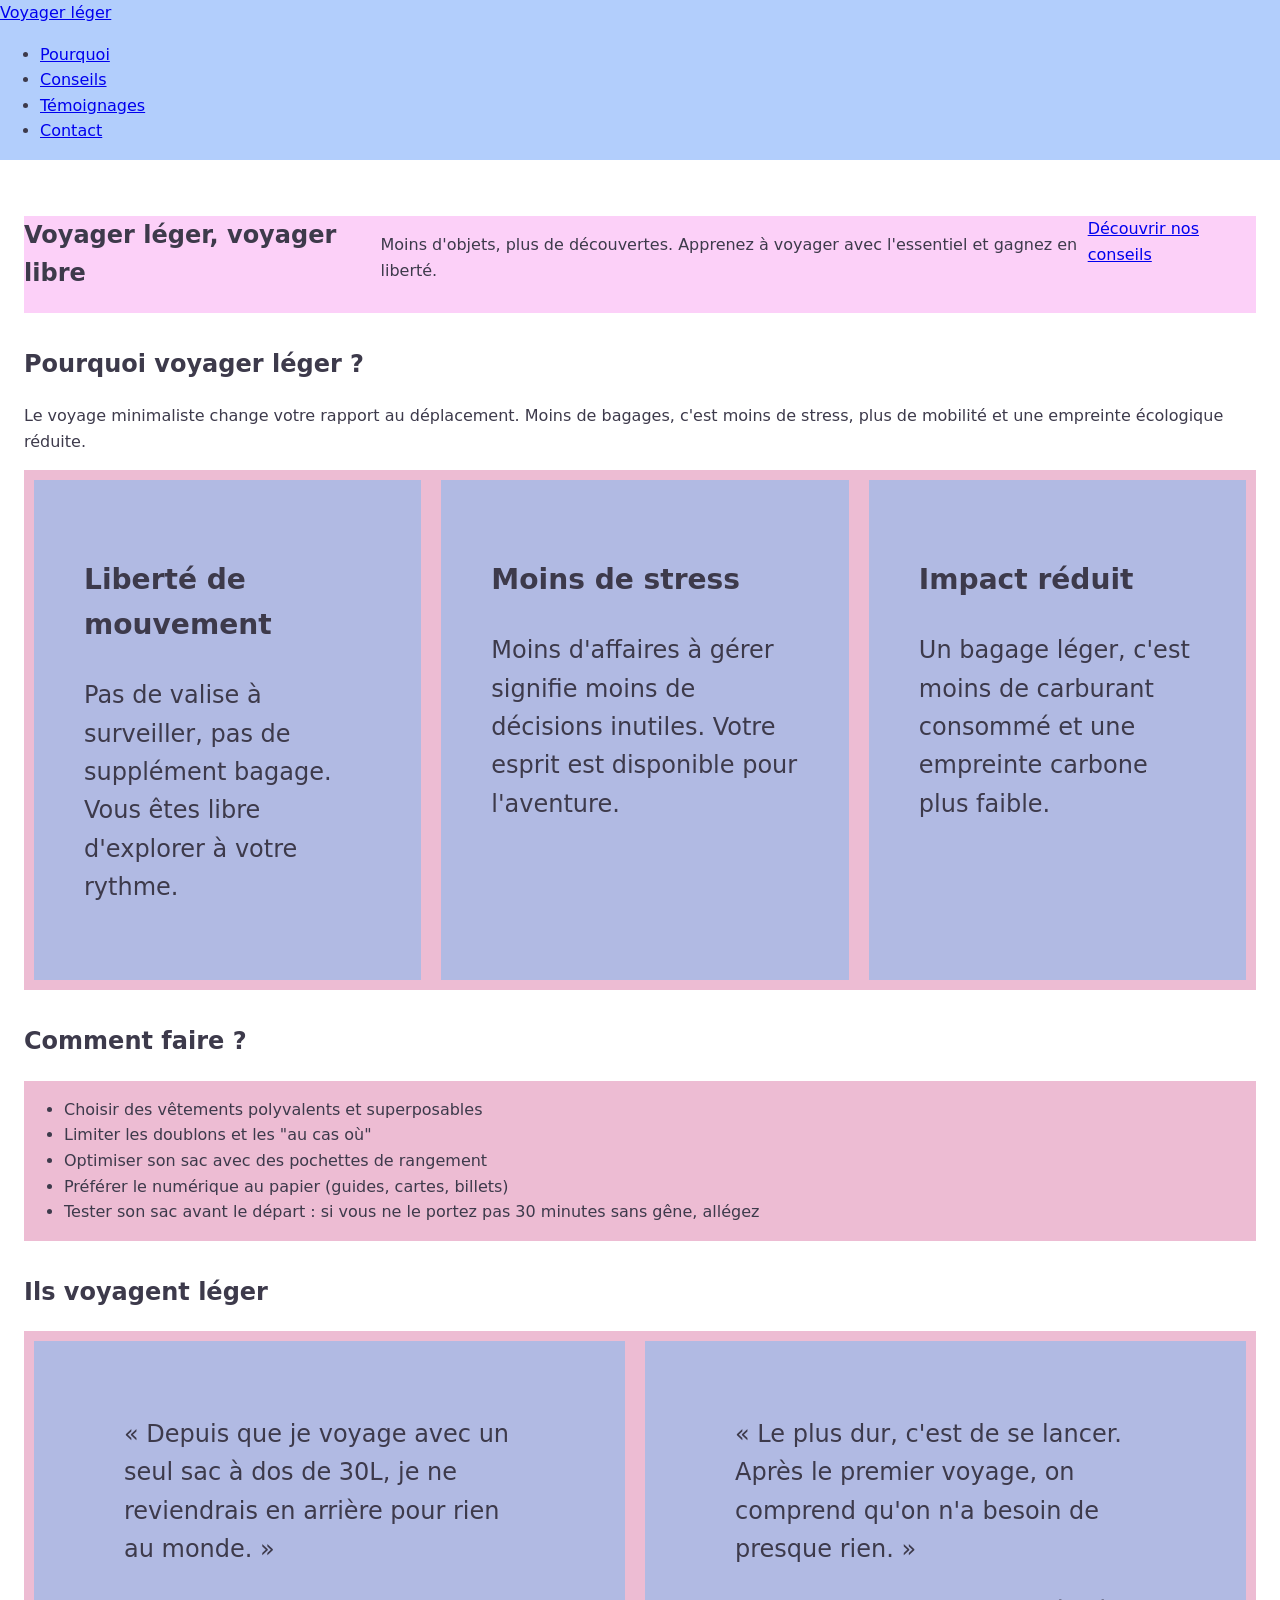
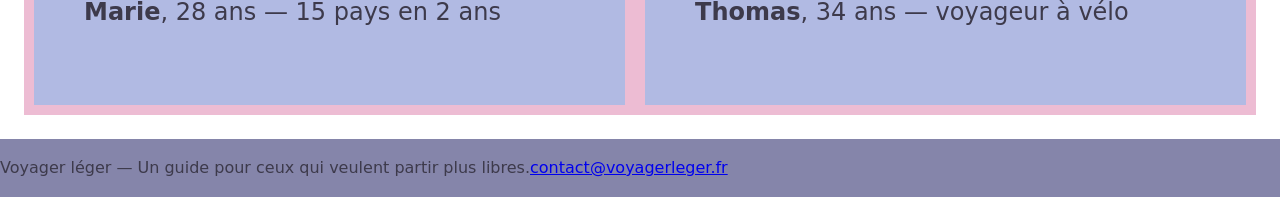
<file: TD2/index.html>
<!DOCTYPE html>
<html lang="fr"><head>
<meta http-equiv="content-type" content="text/html; charset=UTF-8">
  <meta charset="UTF-8">
  <meta name="viewport" content="width=device-width, initial-scale=1.0">
  <title>Voyager léger — Guide du voyage minimaliste</title>
  <link rel="stylesheet" href="style.css">
</head>
<body>

  <header>
    <nav>
      <a href="#" class="logo">Voyager léger</a>
      <ul>
        <li><a href="#pourquoi">Pourquoi</a></li>
        <li><a href="#conseils">Conseils</a></li>
        <li><a href="#temoignages">Témoignages</a></li>
        <li><a href="#contact">Contact</a></li>
      </ul>
    </nav>
  </header>

  <main>

    <section class="hero">
      <h1>Voyager léger, voyager libre</h1>
      <p>Moins d'objets, plus de découvertes. Apprenez à voyager avec l'essentiel et gagnez en liberté.</p>
      <a href="#conseils">Découvrir nos conseils</a>
    </section>

    <section id="pourquoi">
      <h2>Pourquoi voyager léger ?</h2>
      <p>Le voyage minimaliste change votre rapport au déplacement. 
Moins de bagages, c'est moins de stress, plus de mobilité et une 
empreinte écologique réduite.</p>
    
      <div class="container"> <!-- ajout d'un div pour le layout -->
      <article>
        <h3>Liberté de mouvement</h3>
        <p>Pas de valise à surveiller, pas de supplément bagage. Vous êtes libre d'explorer à votre rythme.</p>
      </article>
      <article>
        <h3>Moins de stress</h3>
        <p>Moins d'affaires à gérer signifie moins de décisions inutiles. Votre esprit est disponible pour l'aventure.</p>
      </article>
      <article>
        <h3>Impact réduit</h3>
        <p>Un bagage léger, c'est moins de carburant consommé et une empreinte carbone plus faible.</p>
      </article>
      </div>
    </section>

    <section id="conseils">
      <h2>Comment faire ?</h2>
      <div class="container"> <!-- ajout du div pour le layout -->
      <ul>
        <li>Choisir des vêtements polyvalents et superposables</li>
        <li>Limiter les doublons et les "au cas où"</li>
        <li>Optimiser son sac avec des pochettes de rangement</li>
        <li>Préférer le numérique au papier (guides, cartes, billets)</li>
        <li>Tester son sac avant le départ : si vous ne le portez pas 30 minutes sans gêne, allégez</li>
      </ul>
      </div>
    </section>

    <section id="temoignages">
      <h2>Ils voyagent léger</h2>

      <div class="container"> <!-- ajout du div pour le layout -->
      <article>
        <blockquote>
          <p>« Depuis que je voyage avec un seul sac à dos de 30L, je ne reviendrais en arrière pour rien au monde. »</p>
        </blockquote>
        <p><strong>Marie</strong>, 28 ans — 15 pays en 2 ans</p>
      </article>

      <article>
        <blockquote>
          <p>« Le plus dur, c'est de se lancer. Après le premier voyage, on comprend qu'on n'a besoin de presque rien. »</p>
        </blockquote>
        <p><strong>Thomas</strong>, 34 ans — voyageur à vélo</p>
      </article>
      </div>
    </section>

  </main>

  <footer id="contact">
    <p>Voyager léger — Un guide pour ceux qui veulent partir plus libres.</p>
    <p><a href="mailto:contact@voyagerleger.fr">contact@voyagerleger.fr</a></p>
  </footer>



</body></html>
</file>
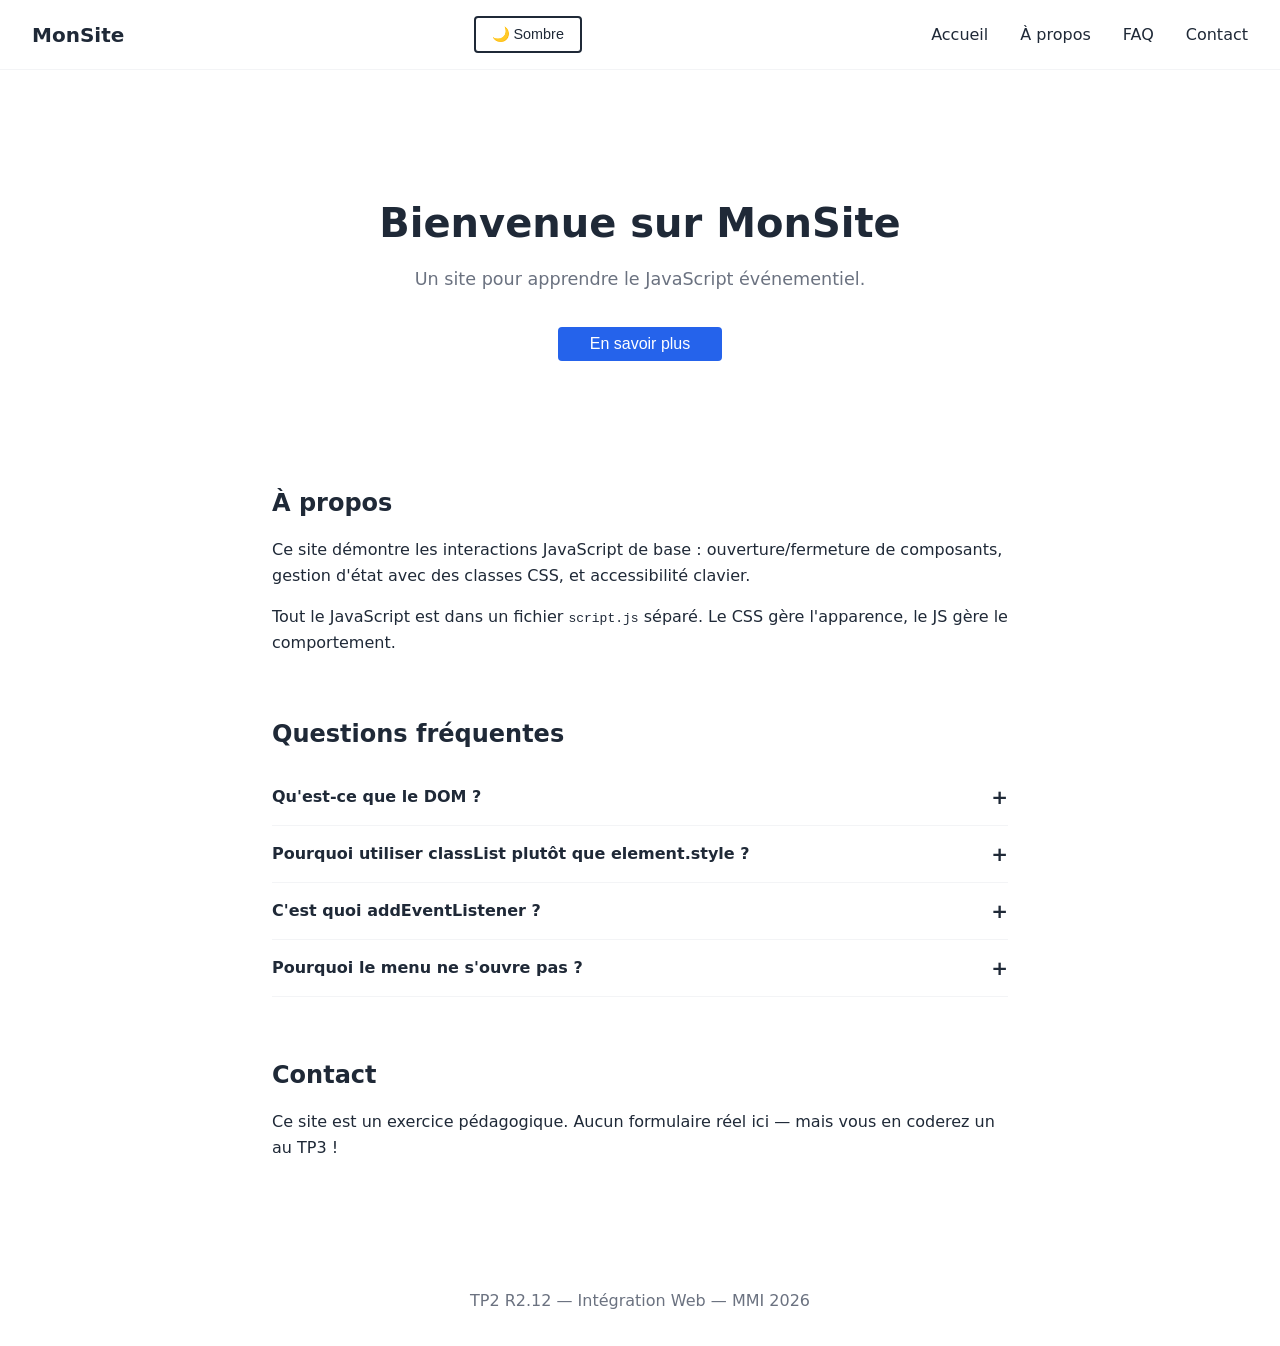
<file: TP2/index.html>
<!DOCTYPE html>
<html lang="fr">
<head>
  <meta charset="UTF-8">
  <meta name="viewport" content="width=device-width, initial-scale=1.0">
  <title>TP2 — JavaScript événementiel</title>
  <style>
    /* ================================
       VARIABLES
       ================================ */
    :root {
      --color-primary: #2563eb;
      --color-text: #1f2937;
      --color-text-light: #6b7280;
      --color-bg: #ffffff;
      --color-bg-alt: #f3f4f6;
      --color-overlay: rgba(0, 0, 0, 0.5);
      --font-base: system-ui, -apple-system, sans-serif;
      --space-sm: 0.5rem;
      --space-md: 1rem;
      --space-lg: 2rem;
      --space-xl: 4rem;
    }

    /* ================================
       THÈME SOMBRE (bonus)
       ================================ */
    .dark {
      --color-primary: #60a5fa;
      --color-text: #e5e7eb;
      --color-text-light: #9ca3af;
      --color-bg: #111827;
      --color-bg-alt: #1f2937;
      --color-overlay: rgba(0, 0, 0, 0.7);
    }

    /* ================================
       BASE
       ================================ */
    *, *::before, *::after {
      box-sizing: border-box;
    }

    body {
      font-family: var(--font-base);
      line-height: 1.6;
      color: var(--color-text);
      background-color: var(--color-bg);
      margin: 0;
      transition: background-color 0.3s, color 0.3s;
    }

    h1, h2, h3 { line-height: 1.2; }

    a {
      color: var(--color-primary);
      text-decoration: none;
    }

    a:hover { text-decoration: underline; }

    /* ================================
       HEADER + NAVIGATION
       ================================ */
    header {
      display: flex;
      justify-content: space-between;
      align-items: center;
      padding: var(--space-md) var(--space-lg);
      border-bottom: 1px solid var(--color-bg-alt);
    }

    .logo {
      font-weight: bold;
      font-size: 1.25rem;
      color: var(--color-text);
      text-decoration: none;
    }

    .header-right {
      display: flex;
      align-items: center;
      gap: var(--space-md);
    }

    /* Bouton menu burger */
    .menu-btn {
      display: none;
      background: none;
      border: 2px solid var(--color-text);
      border-radius: 0.25rem;
      color: var(--color-text);
      font-size: 1.25rem;
      padding: var(--space-sm);
      cursor: pointer;
      line-height: 1;
    }

    /* Bouton thème */
    #theme-toggle {
      background: none;
      border: 2px solid var(--color-text);
      border-radius: 0.25rem;
      color: var(--color-text);
      padding: var(--space-sm) var(--space-md);
      cursor: pointer;
      font-size: 0.9rem;
    }

    /* Navigation */
    .menu ul {
      display: flex;
      gap: var(--space-lg);
      list-style: none;
      padding: 0;
      margin: 0;
    }

    .menu a {
      color: var(--color-text);
      font-weight: 500;
    }

    /* Mobile : menu caché par défaut */
    @media (max-width: 640px) {
      .menu-btn {
        display: block;
      }

      .menu {
        display: none;
        position: absolute;
        top: 100%;
        left: 0;
        right: 0;
        background: var(--color-bg);
        border-bottom: 1px solid var(--color-bg-alt);
        padding: var(--space-md) var(--space-lg);
        z-index: 10;
      }

      .menu.is-open {
        display: block;
      }

      .menu ul {
        flex-direction: column;
        gap: var(--space-md);
      }

      header {
        position: relative;
      }
    }

    /* ================================
       MAIN
       ================================ */
    main {
      max-width: 800px;
      margin: 0 auto;
      padding: var(--space-lg);
    }

    section {
      margin-bottom: var(--space-xl);
    }

    /* ================================
       HERO
       ================================ */
    .hero {
      text-align: center;
      padding: var(--space-xl) 0;
    }

    .hero h1 {
      font-size: 2.5rem;
      margin-bottom: var(--space-sm);
    }

    .hero p {
      color: var(--color-text-light);
      font-size: 1.1rem;
    }

    /* ================================
       BOUTON MODALE
       ================================ */
    .modal-open {
      background-color: var(--color-primary);
      color: white;
      border: none;
      padding: var(--space-sm) var(--space-lg);
      border-radius: 0.25rem;
      font-size: 1rem;
      cursor: pointer;
      margin-top: var(--space-md);
    }

    .modal-open:hover {
      opacity: 0.9;
    }

    /* ================================
       MODALE
       ================================ */
    .modal {
      display: none;
      position: fixed;
      top: 0;
      left: 0;
      width: 100%;
      height: 100%;
      background: var(--color-overlay);
      z-index: 100;
      justify-content: center;
      align-items: center;
    }

    .modal.is-visible {
      display: flex;
    }

    .modal-content {
      background: var(--color-bg);
      border-radius: 0.5rem;
      padding: var(--space-lg);
      max-width: 500px;
      width: 90%;
      position: relative;
    }

    .modal-content h2 {
      margin-top: 0;
    }

    .modal-close {
      position: absolute;
      top: var(--space-md);
      right: var(--space-md);
      background: none;
      border: none;
      font-size: 1.5rem;
      cursor: pointer;
      color: var(--color-text);
      line-height: 1;
    }

    /* ================================
       ACCORDÉON FAQ
       ================================ */
    .faq-item {
      border-bottom: 1px solid var(--color-bg-alt);
    }

    .faq-question {
      width: 100%;
      background: none;
      border: none;
      text-align: left;
      padding: var(--space-md) 0;
      font-size: 1rem;
      font-weight: 600;
      color: var(--color-text);
      cursor: pointer;
      display: flex;
      justify-content: space-between;
      align-items: center;
      font-family: var(--font-base);
    }

    .faq-question::after {
      content: '+';
      font-size: 1.25rem;
      transition: transform 0.2s;
    }

    .faq-answer {
      display: none;
      padding: 0 0 var(--space-md) 0;
      color: var(--color-text-light);
    }

    .faq-answer.is-visible {
      display: block;
    }

    /* ================================
       FOCUS VISIBLE
       ================================ */
    :focus-visible {
      outline: 2px solid var(--color-primary);
      outline-offset: 2px;
    }
  </style>
</head>
<body>

  <!-- ================================
       HEADER + NAVIGATION
       ================================ -->
  <header>
    <a href="#" class="logo">MonSite</a>
    <div class="header-right">
      <button id="theme-toggle">🌙 Sombre</button>
      <button class="menu-btn" aria-expanded="false">☰</button>
    </div>
    <nav class="menu">
      <ul>
        <li><a href="#accueil">Accueil</a></li>
        <li><a href="#apropos">À propos</a></li>
        <li><a href="#faq">FAQ</a></li>
        <li><a href="#contact">Contact</a></li>
      </ul>
    </nav>
  </header>

  <main>

    <!-- ================================
         HERO + BOUTON MODALE
         ================================ -->
    <section id="accueil" class="hero">
      <h1>Bienvenue sur MonSite</h1>
      <p>Un site pour apprendre le JavaScript événementiel.</p>
      <button class="modal-open">En savoir plus</button>
    </section>

    <!-- ================================
         MODALE
         ================================ -->
    <div class="modal" aria-hidden="true">
      <div class="modal-content">
        <button class="modal-close">✕</button>
        <h2>À propos de ce site</h2>
        <p>Ce site est un exercice du TP2 R2.12. Il sert de support pour apprendre à manipuler le DOM avec JavaScript.</p>
        <p>Vous allez coder le menu burger, cette modale, et l'accordéon FAQ en JavaScript pur.</p>
      </div>
    </div>

    <!-- ================================
         SECTION À PROPOS
         ================================ -->
    <section id="apropos">
      <h2>À propos</h2>
      <p>Ce site démontre les interactions JavaScript de base : ouverture/fermeture de composants, gestion d'état avec des classes CSS, et accessibilité clavier.</p>
      <p>Tout le JavaScript est dans un fichier <code>script.js</code> séparé. Le CSS gère l'apparence, le JS gère le comportement.</p>
    </section>

    <!-- ================================
         ACCORDÉON FAQ
         ================================ -->
    <section id="faq">
      <h2>Questions fréquentes</h2>

      <div class="faq-item">
        <button class="faq-question">Qu'est-ce que le DOM ?</button>
        <div class="faq-answer">
          <p>Le DOM (Document Object Model) est la représentation de la page Web en mémoire. JavaScript peut le lire et le modifier pour créer des interactions.</p>
        </div>
      </div>

      <div class="faq-item">
        <button class="faq-question">Pourquoi utiliser classList plutôt que element.style ?</button>
        <div class="faq-answer">
          <p>Parce que le JavaScript gère le comportement et le CSS gère l'apparence. En utilisant classList, on garde chaque responsabilité à sa place.</p>
        </div>
      </div>

      <div class="faq-item">
        <button class="faq-question">C'est quoi addEventListener ?</button>
        <div class="faq-answer">
          <p>C'est la méthode qui permet de dire au navigateur : "quand tel événement arrive sur cet élément, exécute ce code". C'est le cœur du JavaScript événementiel.</p>
        </div>
      </div>

      <div class="faq-item">
        <button class="faq-question">Pourquoi le menu ne s'ouvre pas ?</button>
        <div class="faq-answer">
          <p>Probablement parce que le fichier script.js n'est pas encore lié, ou parce que le JavaScript n'est pas encore écrit. C'est votre mission !</p>
        </div>
      </div>
    </section>

    <!-- ================================
         CONTACT
         ================================ -->
    <section id="contact">
      <h2>Contact</h2>
      <p>Ce site est un exercice pédagogique. Aucun formulaire réel ici — mais vous en coderez un au TP3 !</p>
    </section>

  </main>

  <footer>
    <p style="text-align: center; padding: 1rem; color: var(--color-text-light);">TP2 R2.12 — Intégration Web — MMI 2026</p>
  </footer>

  <!-- ================================
       JAVASCRIPT : à vous de jouer !
       Créez un fichier script.js et liez-le ici.
       ================================ -->
<script src="script.js"></script>

</body>
</html>
</file>
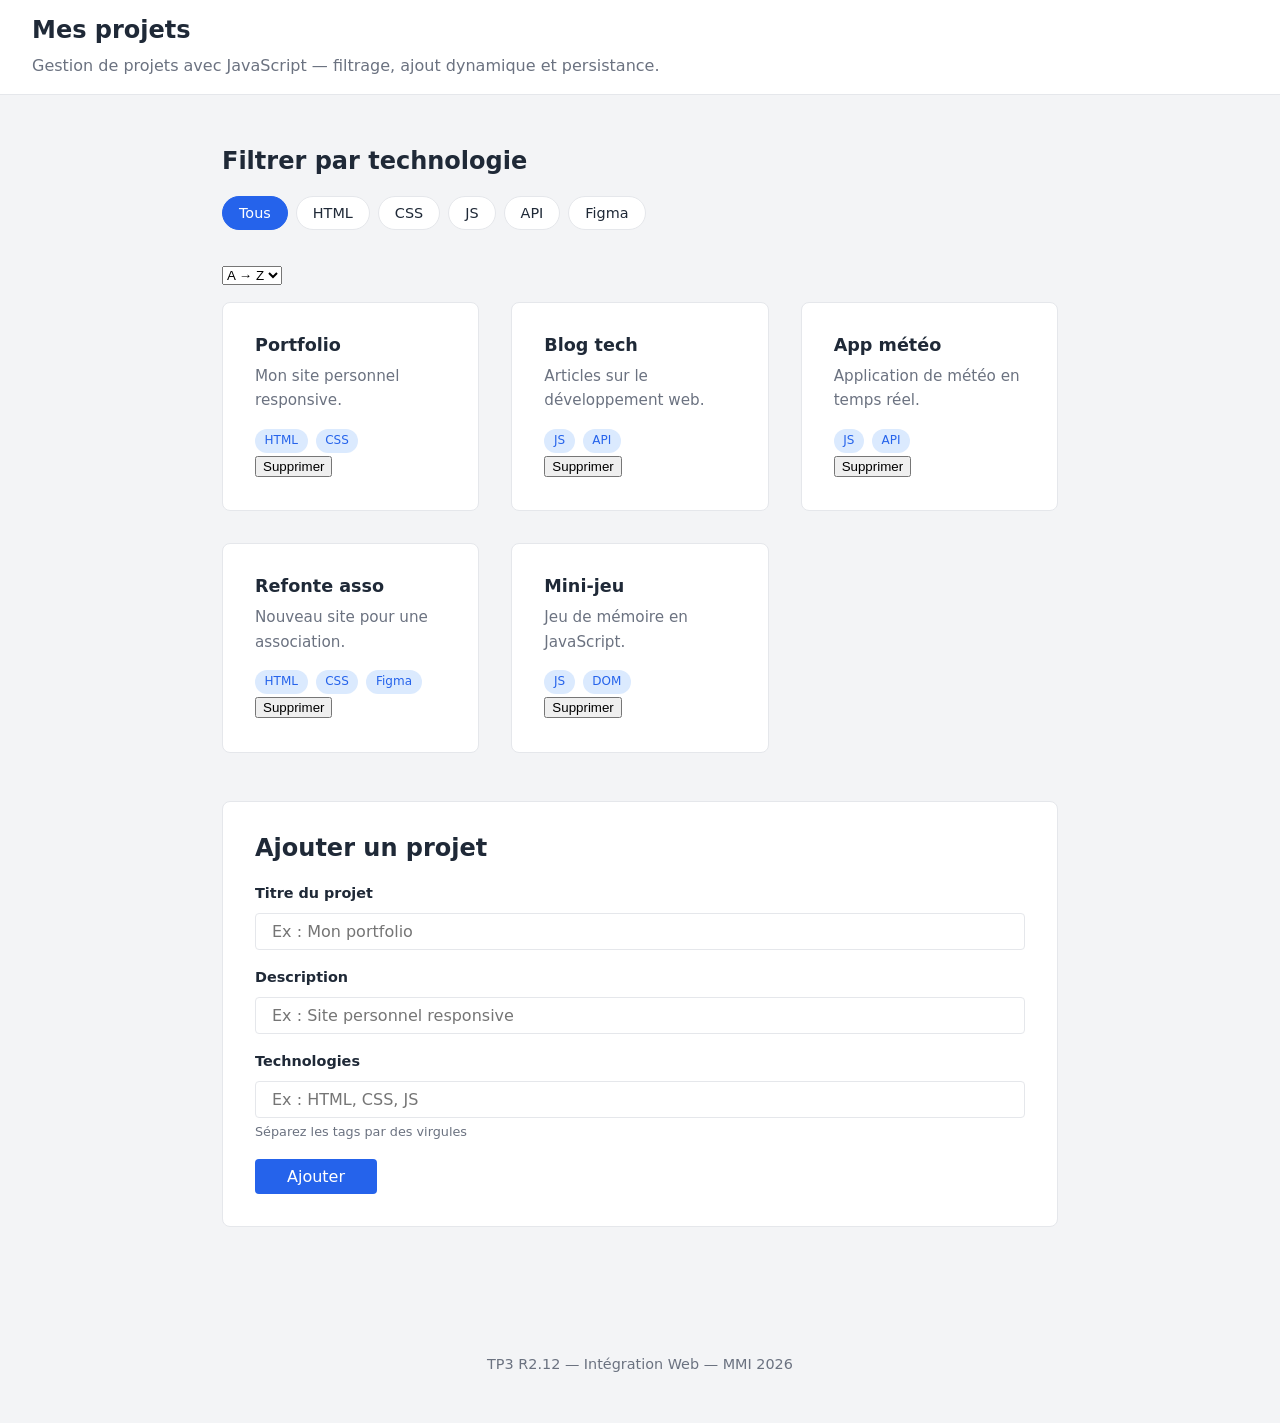
<file: TP3/index.html>
<!DOCTYPE html>
<html lang="fr">

<head>
	<meta charset="UTF-8">
	<meta name="viewport" content="width=device-width, initial-scale=1.0">
	<title>TP3 — JavaScript + données</title>
	<style>
		/* ================================
       VARIABLES
       ================================ */
		:root {
			--color-primary: #2563eb;
			--color-primary-light: #dbeafe;
			--color-text: #1f2937;
			--color-text-light: #6b7280;
			--color-bg: #ffffff;
			--color-bg-alt: #f3f4f6;
			--color-border: #e5e7eb;
			--color-error: #dc2626;
			--color-success: #059669;
			--font-base: system-ui, -apple-system, sans-serif;
			--space-sm: 0.5rem;
			--space-md: 1rem;
			--space-lg: 2rem;
			--space-xl: 3rem;
			--radius: 0.5rem;
		}

		/* ================================
       BASE
       ================================ */
		*,
		*::before,
		*::after {
			box-sizing: border-box;
		}

		body {
			font-family: var(--font-base);
			line-height: 1.6;
			color: var(--color-text);
			background-color: var(--color-bg-alt);
			margin: 0;
		}

		h1,
		h2,
		h3 {
			line-height: 1.2;
		}

		/* ================================
       LAYOUT
       ================================ */
		header {
			background: var(--color-bg);
			border-bottom: 1px solid var(--color-border);
			padding: var(--space-md) var(--space-lg);
		}

		header h1 {
			margin: 0;
			font-size: 1.5rem;
		}

		header p {
			margin: var(--space-sm) 0 0;
			color: var(--color-text-light);
		}

		main {
			max-width: 900px;
			margin: 0 auto;
			padding: var(--space-lg);
		}

		section {
			margin-bottom: var(--space-xl);
		}

		/* ================================
       FILTRES
       ================================ */
		.filtres {
			display: flex;
			flex-wrap: wrap;
			gap: var(--space-sm);
			margin-bottom: var(--space-lg);
		}

		.filtre {
			background: var(--color-bg);
			border: 1px solid var(--color-border);
			border-radius: 2rem;
			padding: var(--space-sm) var(--space-md);
			font-size: 0.9rem;
			cursor: pointer;
			color: var(--color-text);
			font-family: var(--font-base);
			transition: background-color 0.2s, border-color 0.2s;
		}

		.filtre:hover {
			border-color: var(--color-primary);
		}

		.filtre.active {
			background-color: var(--color-primary);
			color: white;
			border-color: var(--color-primary);
		}

		/* ================================
       GRILLE DE PROJETS
       ================================ */
		#projets-liste {
			display: grid;
			grid-template-columns: repeat(auto-fit, minmax(250px, 1fr));
			gap: var(--space-lg);
			min-height: 100px;
		}

		/* Style des cartes (générées en JS) */
		.carte {
			background: var(--color-bg);
			border: 1px solid var(--color-border);
			border-radius: var(--radius);
			padding: var(--space-lg);
			transition: transform 0.2s, box-shadow 0.2s;
		}

		.carte:hover {
			transform: translateY(-2px);
			box-shadow: 0 4px 12px rgba(0, 0, 0, 0.08);
		}

		.carte h3 {
			margin: 0 0 var(--space-sm);
			font-size: 1.1rem;
		}

		.carte p {
			margin: 0 0 var(--space-md);
			color: var(--color-text-light);
			font-size: 0.95rem;
		}

		.tags {
			display: flex;
			flex-wrap: wrap;
			gap: var(--space-sm);
		}

		.tag {
			display: inline-block;
			font-size: 0.75rem;
			background: var(--color-primary-light);
			color: var(--color-primary);
			padding: 0.15rem 0.6rem;
			border-radius: 1rem;
			font-weight: 500;
		}

		/* ================================
       MESSAGES D'ÉTAT
       ================================ */
		.loading {
			text-align: center;
			color: var(--color-text-light);
			padding: var(--space-xl);
			grid-column: 1 / -1;
		}

		.error {
			text-align: center;
			color: var(--color-error);
			padding: var(--space-xl);
			grid-column: 1 / -1;
		}

		.vide {
			text-align: center;
			color: var(--color-text-light);
			padding: var(--space-xl);
			grid-column: 1 / -1;
		}

		/* ================================
       FORMULAIRE D'AJOUT
       ================================ */
		#form-ajout {
			background: var(--color-bg);
			border: 1px solid var(--color-border);
			border-radius: var(--radius);
			padding: var(--space-lg);
		}

		#form-ajout h2 {
			margin-top: 0;
		}

		.form-group {
			margin-bottom: var(--space-md);
		}

		.form-group label {
			display: block;
			font-weight: 600;
			margin-bottom: var(--space-sm);
			font-size: 0.9rem;
		}

		.form-group input {
			width: 100%;
			padding: var(--space-sm) var(--space-md);
			border: 1px solid var(--color-border);
			border-radius: 0.25rem;
			font-size: 1rem;
			font-family: var(--font-base);
			color: var(--color-text);
			background: var(--color-bg);
		}

		.form-group input:focus {
			outline: 2px solid var(--color-primary);
			outline-offset: 1px;
			border-color: var(--color-primary);
		}

		.form-group small {
			display: block;
			margin-top: 0.25rem;
			color: var(--color-text-light);
			font-size: 0.8rem;
		}

		#form-ajout button[type="submit"] {
			background-color: var(--color-primary);
			color: white;
			border: none;
			padding: var(--space-sm) var(--space-lg);
			border-radius: 0.25rem;
			font-size: 1rem;
			cursor: pointer;
			font-family: var(--font-base);
		}

		#form-ajout button[type="submit"]:hover {
			opacity: 0.9;
		}

		/* ================================
       COMPTEUR
       ================================ */
		.compteur {
			text-align: right;
			color: var(--color-text-light);
			font-size: 0.9rem;
			margin-bottom: var(--space-sm);
		}

		/* ================================
       FOOTER
       ================================ */
		footer {
			text-align: center;
			padding: var(--space-lg);
			color: var(--color-text-light);
			font-size: 0.9rem;
		}

		/* ================================
       FOCUS VISIBLE
       ================================ */
		:focus-visible {
			outline: 2px solid var(--color-primary);
			outline-offset: 2px;
		}

		/* ================================
       RESPONSIVE
       ================================ */
		@media (max-width: 600px) {
			main {
				padding: var(--space-md);
			}

			#projets-liste {
				grid-template-columns: 1fr;
			}
		}
	</style>
</head>

<body>

	<!-- ================================
       HEADER
       ================================ -->
	<header>
		<h1>Mes projets</h1>
		<p>Gestion de projets avec JavaScript — filtrage, ajout dynamique et persistance.</p>
	</header>

	<main>

		<!-- ================================
         FILTRES
         ================================ -->
		<section>
			<h2>Filtrer par technologie</h2>
			<div class="filtres">
				<button class="filtre active" data-tag="tous">Tous</button>
				<button class="filtre" data-tag="HTML">HTML</button>
				<button class="filtre" data-tag="CSS">CSS</button>
				<button class="filtre" data-tag="JS">JS</button>
				<button class="filtre" data-tag="API">API</button>
				<button class="filtre" data-tag="Figma">Figma</button>
			</div>

			<select id="tri"> 		<!--ajout du select -->
				<option value="az">A → Z</option>
				<option value="za">Z → A</option>
			</select>

			<!-- Compteur de résultats -->
			<p class="compteur" aria-live="polite"></p>

			<!-- Conteneur des cartes (généré en JS) -->
			<div id="projets-liste">
				<p class="vide">Chargement des projets...</p>
			</div>
		</section>

		<!-- ================================
         FORMULAIRE D'AJOUT
         ================================ -->
		<section>
			<form id="form-ajout">
				<h2>Ajouter un projet</h2>

				<div class="form-group">
					<label for="input-titre">Titre du projet</label>
					<input type="text" id="input-titre" placeholder="Ex : Mon portfolio" required>
				</div>

				<div class="form-group">
					<label for="input-desc">Description</label>
					<input type="text" id="input-desc" placeholder="Ex : Site personnel responsive" required>
				</div>

				<div class="form-group">
					<label for="input-tags">Technologies</label>
					<input type="text" id="input-tags" placeholder="Ex : HTML, CSS, JS">
					<small>Séparez les tags par des virgules</small>
				</div>

				<button type="submit">Ajouter</button>
			</form>
		</section>

	</main>

	<footer>
		<p>TP3 R2.12 — Intégration Web — MMI 2026</p>
	</footer>

	<script src="script.js"></script>

</body>

</html>
</file>
<file: TD2/style.css>
body {
  font-family: system-ui, sans-serif;
  line-height: 1.6;
  margin: 0;
  color: #3d3a4b;
}

main {
  max-width: 150ch;
  margin: 0 auto;
  padding: 1.5rem;
}

h1 {
  margin-top: 0;
}

section {
  margin-top: 2rem;
}

.container {
    display : flex;
    background-color: rgb(237, 188, 211);
}

.container article {
    background-color: rgb(177, 186, 227);
    margin: 10px;
    padding: 50px;
    font-size: 24px;
}

header {
    display: flex;
    background-color:rgb(178, 206, 252);
}
.hero {
    display: flex;
    background-color:rgb(252, 208, 248);
}

footer {
    display: flex;
    background-color:rgb(133, 133, 170); 
}
</file>
